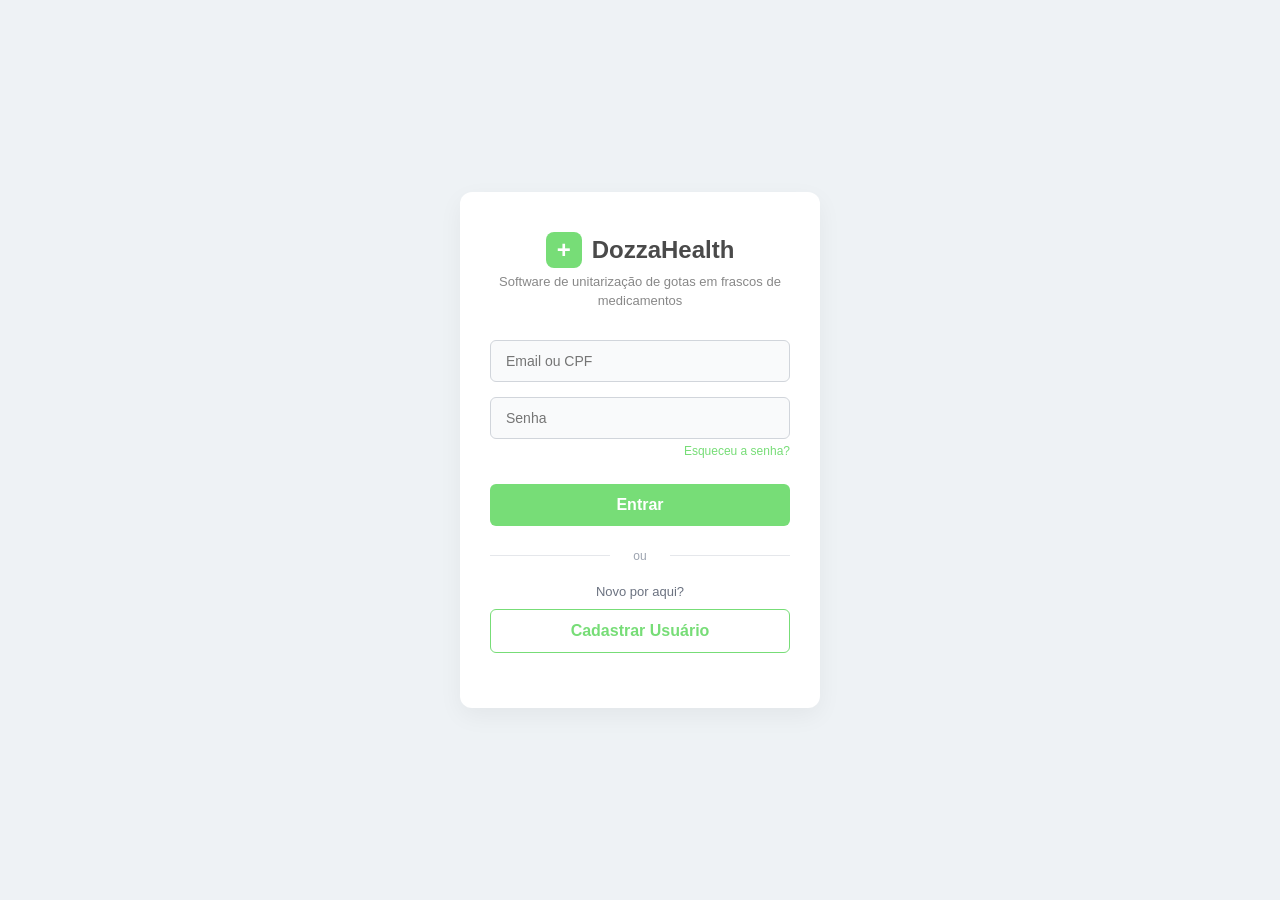
<file: projeto_unificado/frontend/index.html>
<!DOCTYPE html>
<html lang="pt-BR">
<head>
    <meta charset="UTF-8">
    <meta name="viewport" content="width=device-width, initial-scale=1.0">
    <title>DozzaHealth - Login</title>
    <link rel="stylesheet" href="style.css">
</head>
<body>
    <div class="container">
        <div class="login-card">
            <div class="logo-area">
                <span class="logo-icon">+</span>
                <h1>DozzaHealth</h1>
            </div>
            <p class="subtitle">Software de unitarização de gotas em frascos de medicamentos</p>
            
            <form id="loginForm">
                <div class="input-group">
                    <input type="text" id="credencial" placeholder="Email ou CPF" required>
                </div>
                <div class="input-group">
                    <input type="password" id="senha" placeholder="Senha" required>
                    <a href="#" class="forgot-password">Esqueceu a senha?</a>
                </div>
                
                <button type="submit" class="btn-primary">Entrar</button>
            </form>

            <div class="divider">
                <span>ou</span>
            </div>

            <p class="new-user">Novo por aqui?</p>
            <button type="button" id="btnCadastrar" class="btn-secondary">Cadastrar Usuário</button>
            
            <div id="mensagemFeedback" class="feedback"></div>
        </div>
    </div>

    <script src="app.js"></script>
</body>
</html>
</file>
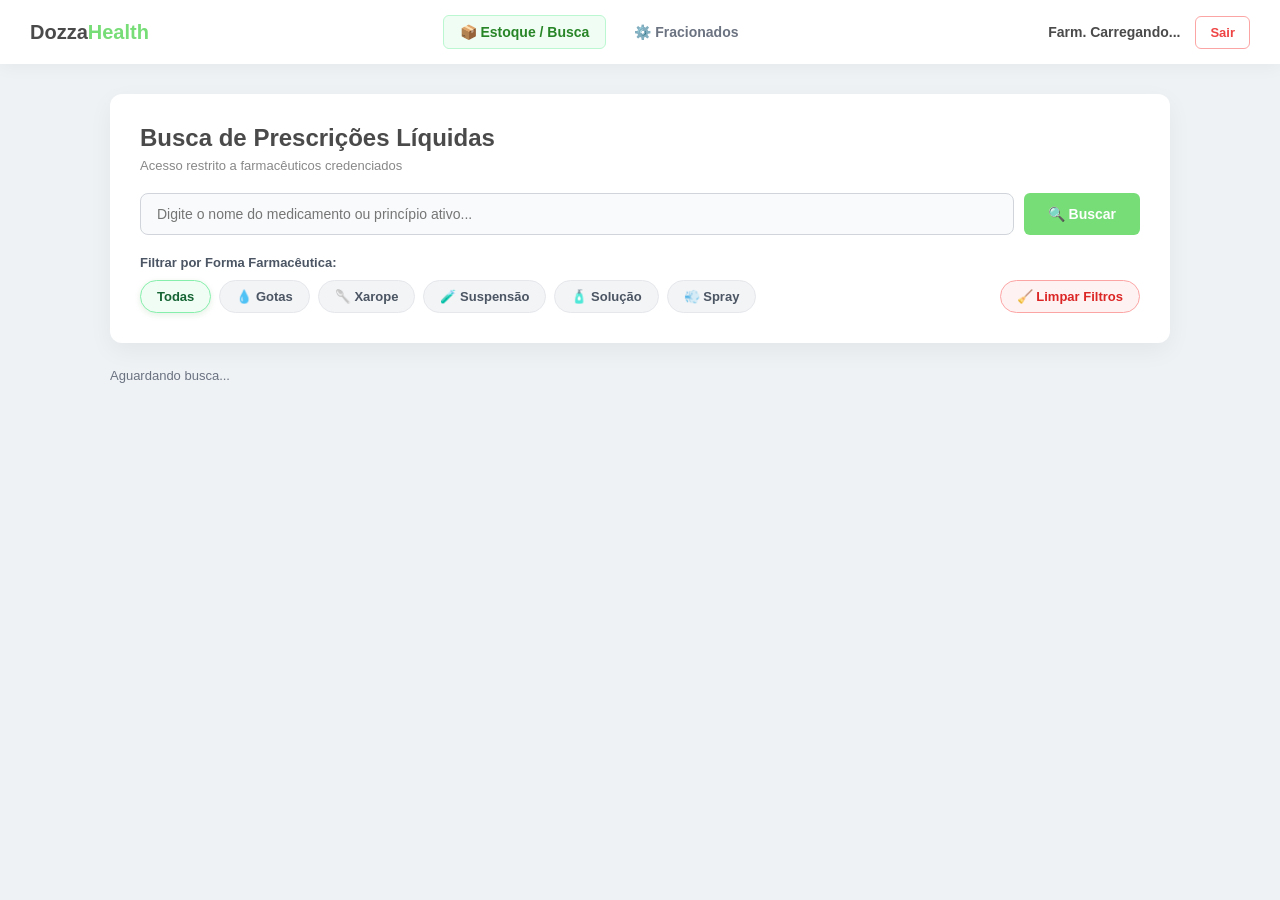
<file: projeto_unificado/frontend/busca.html>
<!DOCTYPE html>
<html lang="pt-BR">
<head>
    <meta charset="UTF-8">
    <meta name="viewport" content="width=device-width, initial-scale=1.0">
    <title>DozzaHealth - Busca de Medicamentos Pediátricos</title>
    <link rel="stylesheet" href="busca.css">
</head>
<body>
    <header class="topbar">
        <div class="logo">
            <h2>Dozza<span>Health</span></h2>
        </div>
        <nav class="nav-links">
            <a href="busca.html" class="nav-item active">📦 Estoque / Busca</a>
            <a href="fracionados.html" class="nav-item">⚙️ Fracionados</a>
        </nav>
        <div class="user-info">
            <span id="labelUsuario">Farm. Carregando...</span>
            <button id="btnLogout" class="btn-logout">Sair</button>
        </div>
    </header>

    <main class="container">
        <section class="search-section">
            <h1>Busca de Prescrições Líquidas</h1>
            <p>Acesso restrito a farmacêuticos credenciados</p>

            <form id="formBusca" class="search-form">
                <!-- Grupo da Barra de Busca Principal -->
                <div class="search-input-group">
                    <input 
                        type="text" 
                        id="inputQuery" 
                        placeholder="Digite o nome do medicamento ou princípio ativo..."
                    >
                    <button type="submit" class="btn-primary">🔍 Buscar</button>
                </div>

                <!-- Select oculto para ponte com JS -->
                <select id="selectForma" style="display: none;">
                    <option value="">Todas</option>
                    <option value="Gotas">Gotas</option>
                    <option value="Xarope">Xarope</option>
                    <option value="Suspensão">Suspensão</option>
                    <option value="Solução">Solução</option>
                    <option value="Spray">Spray</option>
                </select>

                <!-- Chips Visuais de Filtro + Botão Limpar -->
                <div class="filter-container">
                    <span class="filter-label">Filtrar por Forma Farmacêutica:</span>
                    <div class="filter-chips" id="filterChips">
                        <button type="button" class="chip-btn active" data-value="">Todas</button>
                        <button type="button" class="chip-btn" data-value="Gotas">💧 Gotas</button>
                        <button type="button" class="chip-btn" data-value="Xarope">🥄 Xarope</button>
                        <button type="button" class="chip-btn" data-value="Suspensão">🧪 Suspensão</button>
                        <button type="button" class="chip-btn" data-value="Solução">🧴 Solução</button>
                        <button type="button" class="chip-btn" data-value="Spray">💨 Spray</button>
                        
                        <!-- Ação de Limpar integrada aos chips -->
                        <button type="button" id="btnLimparFiltros" class="chip-btn chip-clear">🧹 Limpar Filtros</button>
                    </div>
                </div>
            </form>
        </section>

        <section class="results-section">
            <div class="results-header">
                <span id="infoTotal">Aguardando busca...</span>
            </div>

            <div id="gridResultados" class="grid-cards">
                <!-- Cards injetados dinamicamente via JS -->
            </div>

            <!-- Contêiner de paginação limpo (gerado via JS) -->
            <div id="paginacao" class="pagination-controls hidden"></div>
        </section>
    </main>

    <script src="app.js"></script>
</body>
</html>
</file>
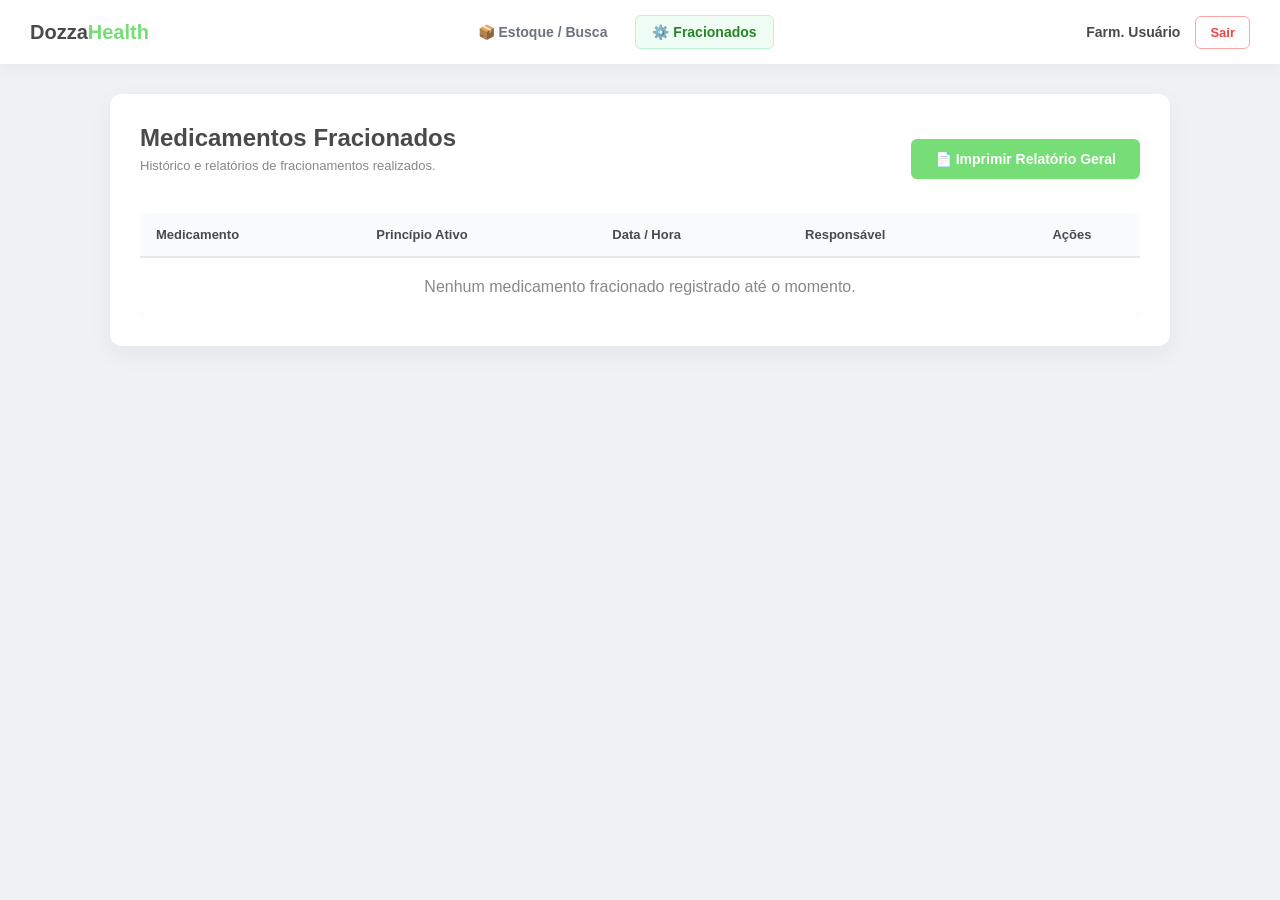
<file: projeto_unificado/frontend/fracionados.html>
<!DOCTYPE html>
<html lang="pt-BR">
<head>
    <meta charset="UTF-8">
    <meta name="viewport" content="width=device-width, initial-scale=1.0">
    <title>DozzaHealth - Medicamentos Fracionados</title>
    <link rel="stylesheet" href="busca.css">
</head>
<body>

    <header class="topbar">
        <div class="logo">
            <h2>Dozza<span>Health</span></h2>
        </div>
        <nav class="nav-links">
            <a href="busca.html" class="nav-item">📦 Estoque / Busca</a>
            <a href="fracionados.html" class="nav-item active">⚙️ Fracionados</a>
        </nav>
        <div class="user-info">
            <span id="labelUsuario">Farm. Carregando...</span>
            <button id="btnLogout" class="btn-logout">Sair</button>
        </div>
    </header>

    <main class="container">
        <section class="search-section">
            <div style="display: flex; justify-content: space-between; align-items: center; margin-bottom: 15px;">
                <div>
                    <h1>Medicamentos Fracionados</h1>
                    <p>Histórico e relatórios de fracionamentos realizados.</p>
                </div>
                <button id="btnImprimirRelatorioGeral" class="btn-primary">
                    📄 Imprimir Relatório Geral
                </button>
            </div>

            <!-- Tabela de Fracionados -->
            <div style="overflow-x: auto; margin-top: 20px;">
                <table style="width: 100%; border-collapse: collapse; background: #ffffff; border-radius: 8px; overflow: hidden; box-shadow: 0 4px 12px rgba(0,0,0,0.03);">
                    <thead>
                        <tr style="background-color: #f9fafb; text-align: left; border-bottom: 2px solid #e5e7eb; color: #4a4a4a; font-size: 13px;">
                            <th style="padding: 14px 16px;">Medicamento</th>
                            <th style="padding: 14px 16px;">Princípio Ativo</th>
                            <th style="padding: 14px 16px;">Data / Hora</th>
                            <th style="padding: 14px 16px;">Responsável</th>
                            <th style="padding: 14px 16px; text-align: center;">Ações</th>
                        </tr>
                    </thead>
                    <tbody id="tabelaFracionadosBody">
                        <tr>
                            <td colspan="5" style="padding: 20px; text-align: center; color: #888;">Carregando histórico...</td>
                        </tr>
                    </tbody>
                </table>
            </div>
        </section>
    </main>

    <script src="app.js"></script>
</body>
</html>
</file>
<file: projeto_unificado/frontend/style.css>
* {
    margin: 0;
    padding: 0;
    box-sizing: border-box;
    font-family: 'Segoe UI', Tahoma, Geneva, Verdana, sans-serif;
}

body {
    background-color: #eef2f5; /* Cinza bem claro */
    display: flex;
    justify-content: center;
    align-items: center;
    height: 100vh;
}

.container {
    width: 100%;
    max-width: 400px;
    padding: 20px;
}

.login-card {
    background-color: #ffffff;
    padding: 40px 30px;
    border-radius: 12px;
    box-shadow: 0 8px 24px rgba(0, 0, 0, 0.05);
    text-align: center;
}

.logo-area {
    display: flex;
    justify-content: center;
    align-items: center;
    gap: 10px;
    margin-bottom: 5px;
}

.logo-icon {
    background-color: #77dd77; /* Verde claro */
    color: white;
    font-size: 24px;
    font-weight: bold;
    width: 36px;
    height: 36px;
    border-radius: 8px;
    display: flex;
    align-items: center;
    justify-content: center;
}

h1 {
    color: #4a4a4a; /* Cinza escuro */
    font-size: 24px;
}

.subtitle {
    color: #888888;
    font-size: 13px;
    margin-bottom: 30px;
    line-height: 1.4;
}

.input-group {
    margin-bottom: 15px;
    text-align: right;
}

input {
    width: 100%;
    padding: 12px 15px;
    border: 1px solid #d1d5db;
    border-radius: 6px;
    font-size: 14px;
    color: #4a4a4a;
    background-color: #f9fafb;
    outline: none;
    transition: border-color 0.3s;
}

input:focus {
    border-color: #77dd77;
    background-color: #ffffff;
}

.forgot-password {
    font-size: 12px;
    color: #77dd77;
    text-decoration: none;
    display: inline-block;
    margin-top: 5px;
}

button {
    width: 100%;
    padding: 12px;
    border: none;
    border-radius: 6px;
    font-size: 16px;
    font-weight: 600;
    cursor: pointer;
    transition: background-color 0.3s;
}

.btn-primary {
    background-color: #77dd77; /* Verde claro */
    color: white;
    margin-top: 10px;
}

.btn-primary:hover {
    background-color: #66cc66;
}

.divider {
    margin: 20px 0;
    position: relative;
    text-align: center;
}

.divider::before {
    content: "";
    position: absolute;
    top: 50%;
    left: 0;
    width: 40%;
    height: 1px;
    background-color: #e5e7eb;
}

.divider::after {
    content: "";
    position: absolute;
    top: 50%;
    right: 0;
    width: 40%;
    height: 1px;
    background-color: #e5e7eb;
}

.divider span {
    color: #9ca3af;
    font-size: 12px;
    background-color: #ffffff;
    padding: 0 10px;
}

.new-user {
    font-size: 13px;
    color: #6b7280;
    margin-bottom: 10px;
}

.btn-secondary {
    background-color: transparent;
    color: #77dd77;
    border: 1px solid #77dd77;
}

.btn-secondary:hover {
    background-color: #f0fdf4;
}

.feedback {
    margin-top: 15px;
    font-size: 14px;
}
</file>
<file: projeto_unificado/frontend/busca.css>
* {
    margin: 0;
    padding: 0;
    box-sizing: border-box;
    font-family: 'Segoe UI', Tahoma, Geneva, Verdana, sans-serif;
}

body {
    background-color: #eef2f5;
    color: #4a4a4a;
    min-height: 100vh;
}

/* ============================================================
   HEADER / TOPBAR & NAVEGAÇÃO
   ============================================================ */
.topbar {
    background-color: #ffffff;
    display: flex;
    justify-content: space-between;
    align-items: center;
    padding: 15px 30px;
    box-shadow: 0 4px 16px rgba(0, 0, 0, 0.04);
}

.logo {
    display: flex;
    align-items: center;
    gap: 10px;
}

.logo h2 {
    color: #4a4a4a;
    font-size: 20px;
    font-weight: 700;
}

.logo h2 span {
    color: #77dd77;
}

.nav-links {
    display: flex;
    gap: 12px;
}

.nav-item {
    text-decoration: none;
    color: #6b7280;
    font-size: 14px;
    font-weight: 600;
    padding: 8px 16px;
    border-radius: 6px;
    transition: all 0.2s ease;
    display: flex;
    align-items: center;
    gap: 6px;
}

.nav-item:hover {
    color: #4a4a4a;
    background-color: #f3f4f6;
}

.nav-item.active {
    color: #278527;
    background-color: #f0fdf4;
    border: 1px solid #bbf7d0;
}

.user-info {
    display: flex;
    align-items: center;
    gap: 15px;
}

#labelUsuario {
    font-weight: 600;
    color: #4a4a4a;
    font-size: 14px;
}

.btn-logout {
    background-color: transparent;
    color: #ef4444;
    border: 1px solid #fca5a5;
    padding: 8px 14px;
    border-radius: 6px;
    cursor: pointer;
    font-size: 13px;
    font-weight: 600;
    transition: all 0.3s;
}

.btn-logout:hover {
    background-color: #fef2f2;
    border-color: #ef4444;
}

/* ============================================================
   CONTEÚDO PRINCIPAL & FORMULÁRIO DE BUSCA
   ============================================================ */
.container {
    max-width: 1100px;
    margin: 30px auto;
    padding: 0 20px;
}

.search-section {
    background-color: #ffffff;
    padding: 30px;
    border-radius: 12px;
    box-shadow: 0 8px 24px rgba(0, 0, 0, 0.05);
    margin-bottom: 25px;
}

.search-section h1 {
    color: #4a4a4a;
    font-size: 24px;
    margin-bottom: 6px;
}

.search-section p {
    color: #888888;
    font-size: 13px;
    margin-bottom: 20px;
}

.search-form {
    display: flex;
    flex-direction: column;
    gap: 16px;
    width: 100%;
}

.search-input-group {
    display: flex;
    gap: 10px;
    width: 100%;
}

.search-input-group input[type="text"] {
    flex: 1;
    background-color: #f9fafb;
    border: 1px solid #d1d5db;
    border-radius: 8px;
    padding: 12px 16px;
    font-size: 14px;
    color: #1f2937;
    transition: all 0.2s ease;
    outline: none;
}

.search-input-group input[type="text"]:focus {
    background-color: #ffffff;
    border-color: #278527;
    box-shadow: 0 0 0 3px rgba(39, 133, 39, 0.15);
}

.btn-primary {
    background-color: #77dd77;
    color: white;
    border: none;
    padding: 12px 24px;
    border-radius: 6px;
    font-size: 14px;
    font-weight: 600;
    cursor: pointer;
    transition: background-color 0.3s;
}

.btn-primary:hover {
    background-color: #66cc66;
}

.btn-secondary {
    background-color: #f3f4f6;
    color: #4b5563;
    border: 1px solid #d1d5db;
    padding: 10px 18px;
    border-radius: 6px;
    font-size: 14px;
    font-weight: 600;
    cursor: pointer;
}

.btn-secondary:hover {
    background-color: #e5e7eb;
}

/* ============================================================
   CHIPS DE FILTRO (Forma Farmacêutica)
   ============================================================ */
.filter-container {
    display: flex;
    flex-direction: column;
    gap: 10px;
    margin-top: 4px;
}

.filter-label {
    font-size: 13px;
    font-weight: 600;
    color: #4b5563;
}

.filter-chips {
    display: flex;
    flex-wrap: wrap;
    gap: 8px;
}

.chip-btn {
    background-color: #f3f4f6;
    border: 1px solid #e5e7eb;
    color: #4b5563;
    padding: 8px 16px;
    border-radius: 20px;
    font-size: 13px;
    font-weight: 600;
    cursor: pointer;
    transition: all 0.2s ease;
    display: flex;
    align-items: center;
    gap: 6px;
    outline: none;
}

.chip-btn:hover {
    background-color: #e5e7eb;
    color: #1f2937;
    transform: translateY(-1px);
}

.chip-btn.active {
    background-color: #f0fdf4;
    border-color: #86efac;
    color: #166534;
    box-shadow: 0 2px 6px rgba(39, 133, 39, 0.12);
}

/* ============================================================
   GRID DE RESULTADOS E CARDS DE MEDICAMENTOS
   ============================================================ */
.results-header {
    margin-bottom: 15px;
    color: #6b7280;
    font-size: 13px;
    font-weight: 500;
}

.grid-cards {
    display: grid;
    grid-template-columns: repeat(auto-fill, minmax(320px, 1fr));
    gap: 20px;
}

.card {
    background: #ffffff;
    border-radius: 12px;
    padding: 22px;
    box-shadow: 0 8px 24px rgba(0, 0, 0, 0.05);
    border-left: 5px solid #77dd77;
    display: flex;
    flex-direction: column;
    justify-content: space-between;
    transition: transform 0.2s, box-shadow 0.2s;
}

.card:hover {
    transform: translateY(-2px);
    box-shadow: 0 12px 28px rgba(0, 0, 0, 0.08);
}

.card h3 {
    color: #4a4a4a;
    font-size: 18px;
    margin-bottom: 12px;
}

.card p {
    font-size: 13px;
    color: #6b7280;
    margin-bottom: 6px;
    line-height: 1.4;
}

.card p strong {
    color: #4a4a4a;
}

.tag-forma {
    align-self: flex-start;
    background-color: #f0fdf4;
    color: #278527;
    border: 1px solid #bbf7d0;
    font-size: 12px;
    padding: 4px 10px;
    border-radius: 6px;
    font-weight: 600;
    margin-top: 12px;
    text-transform: capitalize;
}

.btn-fracionar {
    margin-top: 15px;
    width: 100%;
    background-color: #2563eb;
    color: #ffffff;
    border: none;
    padding: 10px 14px;
    border-radius: 6px;
    font-size: 13px;
    font-weight: 600;
    cursor: pointer;
    transition: background-color 0.3s, transform 0.1s;
}

.btn-fracionar:hover {
    background-color: #1d4ed8;
}

.btn-fracionar:active {
    transform: scale(0.98);
}

.btn-fracionar:disabled {
    background-color: #94a3b8;
    cursor: not-allowed;
}

/* ============================================================
   PAGINAÇÃO NUMÉRICA DINÂMICA
   ============================================================ */
.pagination-controls {
    display: flex;
    justify-content: center;
    align-items: center;
    gap: 8px;
    margin-top: 30px;
    flex-wrap: wrap;
}

.pagination-controls button {
    background-color: #ffffff;
    color: #77dd77;
    border: 1px solid #77dd77;
    padding: 8px 16px;
    border-radius: 6px;
    font-size: 14px;
    font-weight: 600;
    cursor: pointer;
    transition: all 0.3s;
}

.pagination-controls button:hover:not(:disabled) {
    background-color: #f0fdf4;
}

.pagination-controls button.active {
    background-color: #77dd77;
    color: #ffffff;
    border-color: #77dd77;
    font-weight: bold;
}

.pagination-controls button:disabled {
    opacity: 0.4;
    border-color: #d1d5db;
    color: #9ca3af;
    cursor: not-allowed;
}

.pagination-ellipsis {
    color: #6b7280;
    font-weight: bold;
    padding: 0 4px;
}

.hidden {
    display: none;
}

/* ============================================================
   TOAST NOTIFICATIONS (Alertas Flutuantes)
   ============================================================ */
#toastContainer {
    position: fixed;
    bottom: 24px;
    right: 24px;
    z-index: 9999;
    display: flex;
    flex-direction: column;
    gap: 12px;
}

.toast {
    min-width: 300px;
    padding: 14px 20px;
    border-radius: 8px;
    color: #ffffff;
    font-size: 14px;
    font-weight: 600;
    box-shadow: 0 10px 25px rgba(0, 0, 0, 0.15);
    display: flex;
    align-items: center;
    justify-content: space-between;
    animation: slideInRight 0.3s ease, fadeOut 0.3s ease 2.7s forwards;
}

.toast.sucesso { background-color: #10b981; }
.toast.erro { background-color: #ef4444; }
.toast.info { background-color: #3b82f6; }

@keyframes slideInRight {
    from { transform: translateX(100%); opacity: 0; }
    to { transform: translateX(0); opacity: 1; }
}

@keyframes fadeOut {
    to { opacity: 0; transform: translateY(10px); }
}

/* ============================================================
   MODAL DE CONFIRMAÇÃO CUSTOMIZADO
   ============================================================ */
.custom-modal-overlay {
    position: fixed;
    top: 0;
    left: 0;
    width: 100vw;
    height: 100vh;
    background: rgba(0, 0, 0, 0.45);
    backdrop-filter: blur(4px);
    display: flex;
    align-items: center;
    justify-content: center;
    z-index: 9998;
    opacity: 0;
    animation: fadeInModal 0.2s ease forwards;
}

.custom-modal-box {
    background: #ffffff;
    padding: 28px;
    border-radius: 12px;
    max-width: 440px;
    width: 90%;
    box-shadow: 0 20px 25px -5px rgba(0, 0, 0, 0.1);
    text-align: left;
}

.custom-modal-box h3 {
    margin: 0 0 10px 0;
    color: #1f2937;
    font-size: 18px;
    font-weight: 700;
}

.custom-modal-box p {
    color: #4b5563;
    font-size: 14px;
    line-height: 1.5;
    margin: 0 0 24px 0;
    white-space: pre-line;
}

.custom-modal-actions {
    display: flex;
    justify-content: flex-end;
    gap: 12px;
}

@keyframes fadeInModal {
    to { opacity: 1; }
}
.chip-btn.chip-clear {
    background-color: #fef2f2;
    border-color: #fca5a5;
    color: #dc2626;
    margin-left: auto; /* Empurra o botão de limpar para a extremidade direita dos chips */
}

.chip-btn.chip-clear:hover {
    background-color: #fee2e2;
    border-color: #ef4444;
    color: #b91c1c;
    transform: translateY(-1px);
}
</file>
